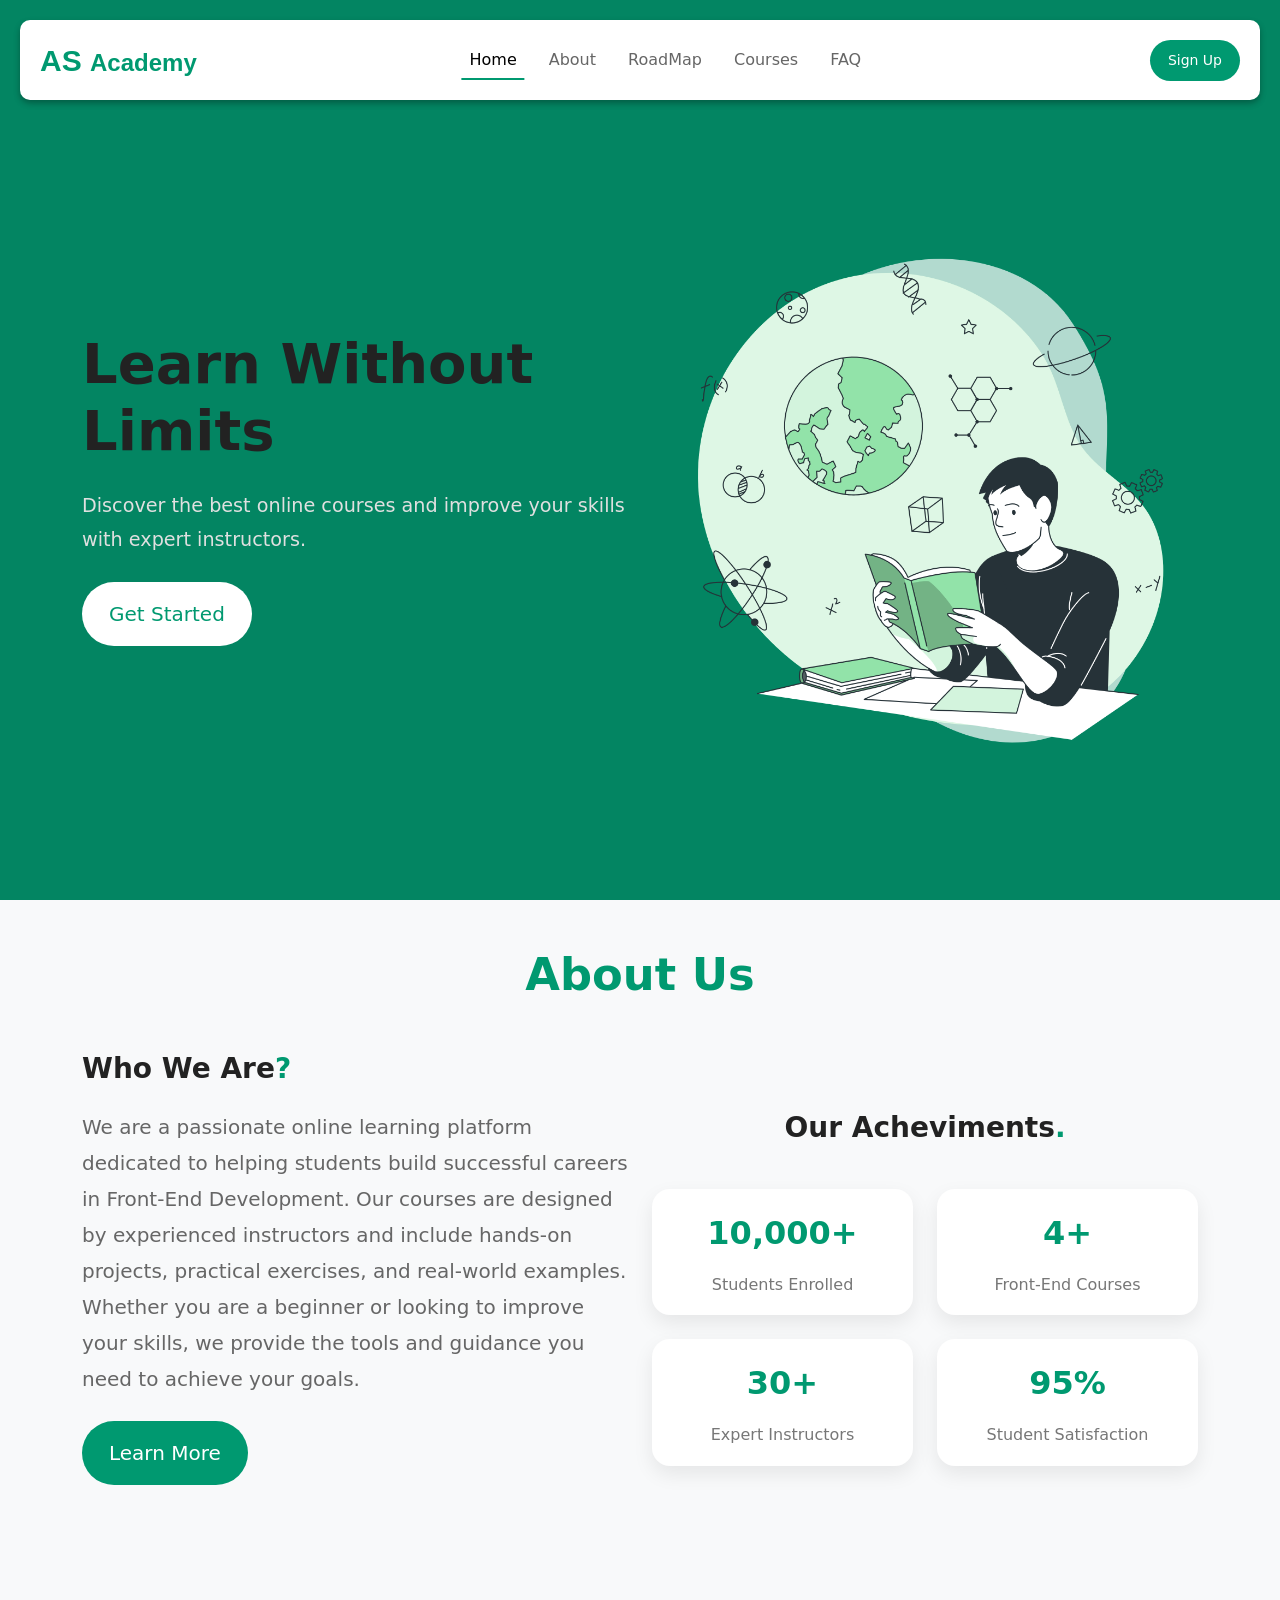
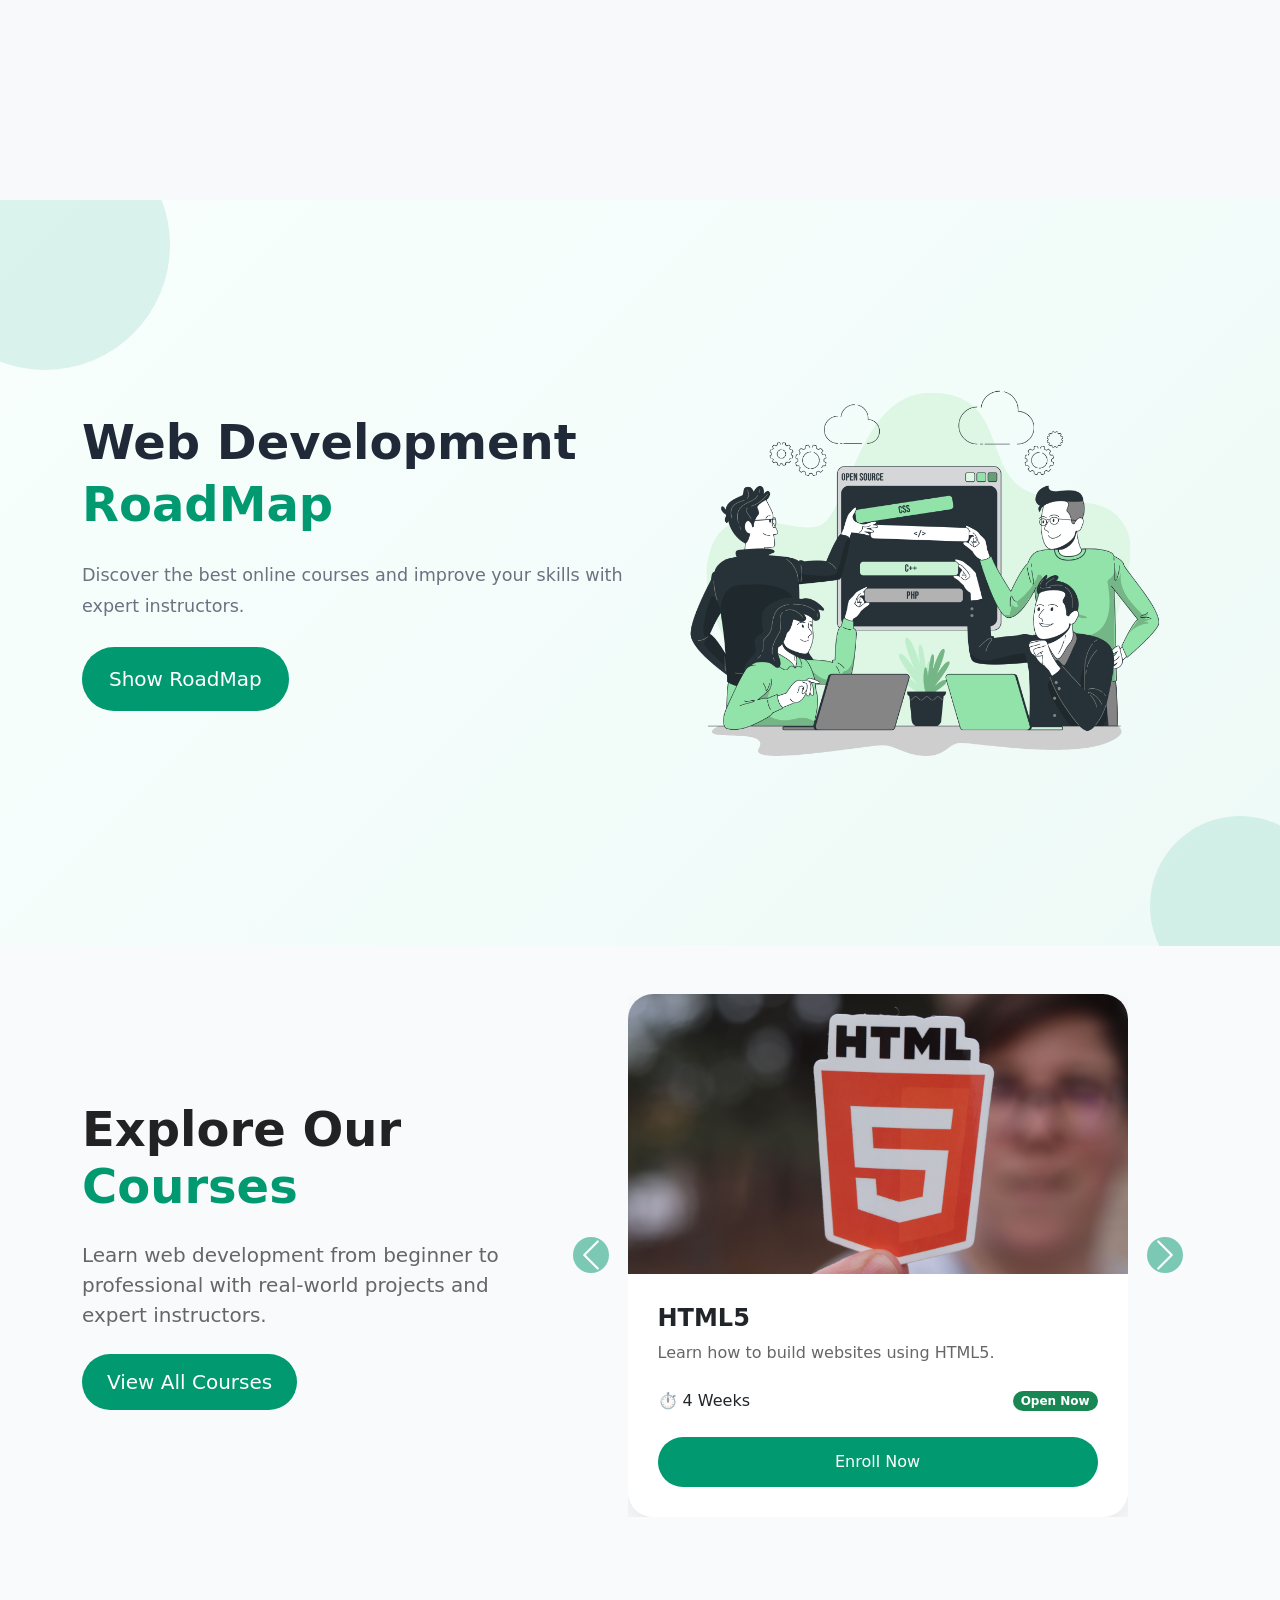
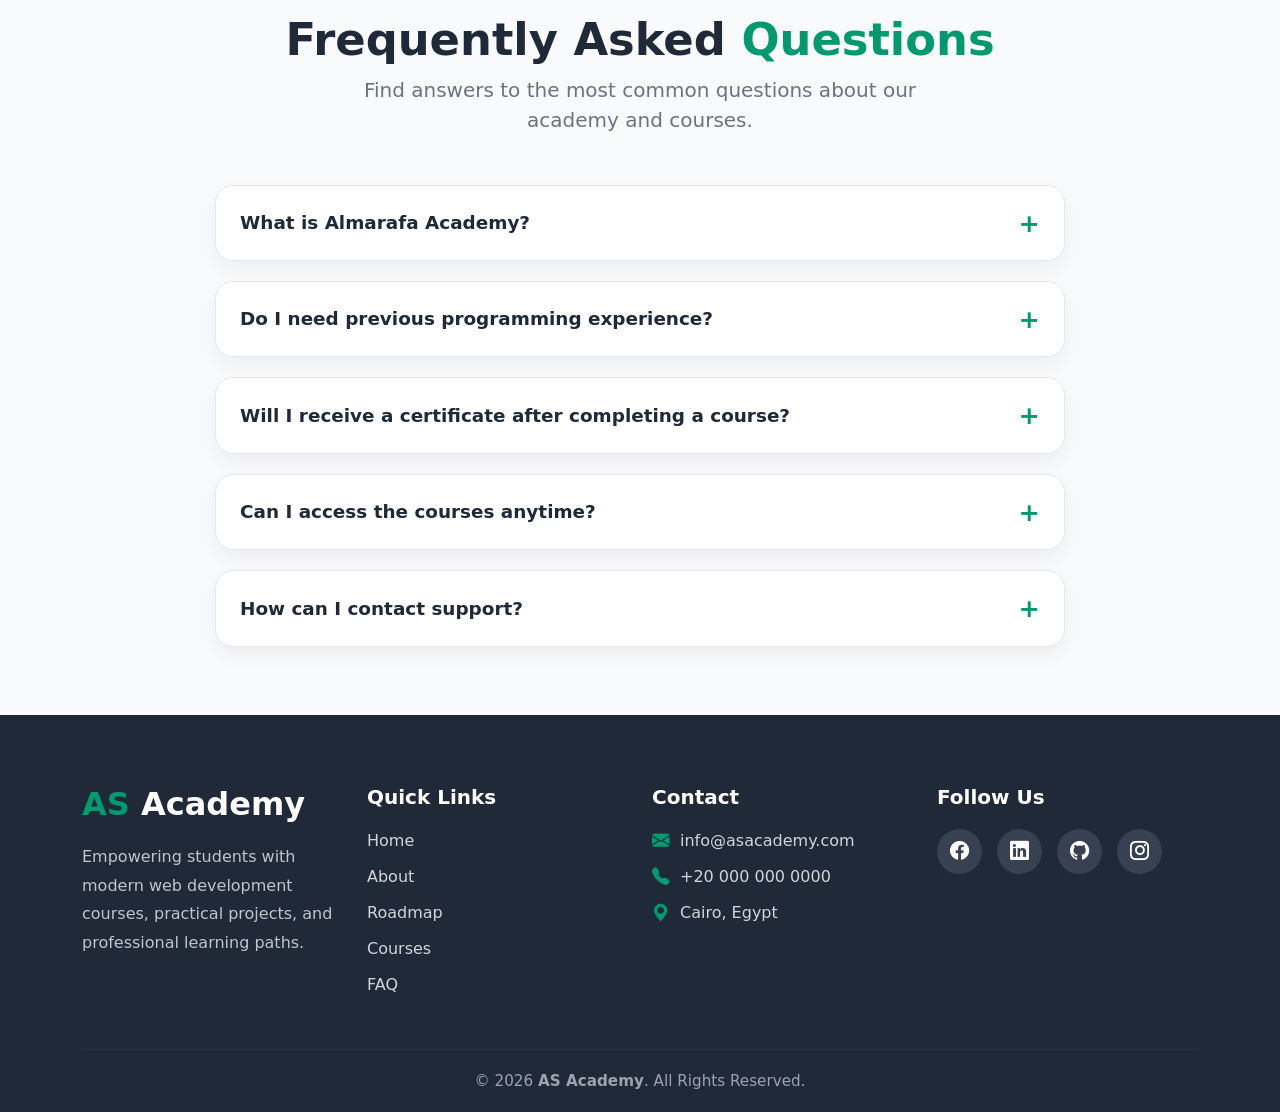
<file: index.html>
<html lang="en">
<head>
    <meta charset="UTF-8">
    <meta name="viewport" content="width=device-width, initial-scale=1.0">
    <title>Almarafa Academy</title>
    <link rel="stylesheet" href="https://cdn.jsdelivr.net/npm/bootstrap-icons@1.13.1/font/bootstrap-icons.min.css">
    <link href="https://cdn.jsdelivr.net/npm/bootstrap@5.3.8/dist/css/bootstrap.min.css" rel="stylesheet" integrity="sha384-sRIl4kxILFvY47J16cr9ZwB07vP4J8+LH7qKQnuqkuIAvNWLzeN8tE5YBujZqJLB" crossorigin="anonymous">
    <link rel="stylesheet" href="style.css">
    <link rel="shortcut icon" href="imgs/plogo.png" type="image/x-icon">
  </head>
<body>
    <!-- header section -->
<header>
<nav class="navbar navbar-expand-lg fixed-top">
  <div class="container-fluid">
    <a class="navbar-brand me-auto" href="#"><span>AS </span>Academy</a>
    <div class="offcanvas offcanvas-end" tabindex="-1" id="offcanvasNavbar" aria-labelledby="offcanvasNavbarLabel">
      <div class="offcanvas-header">
        <h5 class="offcanvas-title" id="offcanvasNavbarLabel">AS Academy</h5>
        <button type="button" class="btn-close" data-bs-dismiss="offcanvas" aria-label="Close"></button>
      </div>
      <div class="offcanvas-body">
        <ul class="navbar-nav justify-content-center flex-grow-1 pe-3">
          <li class="nav-item">
            <a class="nav-link active mx-lg-2" aria-current="page" href="#home">Home</a>
          </li>
          <li class="nav-item">
            <a class="nav-link mx-lg-2" href="#about">About</a>
          </li>
          <li class="nav-item">
            <a class="nav-link mx-lg-2" href="#roadmap">RoadMap</a>
          </li>
          <li class="nav-item">
            <a class="nav-link mx-lg-2" href="#courses">Courses</a>
          </li>
          <li class="nav-item">
            <a class="nav-link mx-lg-2" href="#faq">FAQ</a>
          </li>
        </ul>

      </div>
    </div>
    <a href="signup.html" class="signup-button">Sign Up</a>
    <button class="navbar-toggler pe-0" type="button" data-bs-toggle="offcanvas" data-bs-target="#offcanvasNavbar" aria-controls="offcanvasNavbar" aria-label="Toggle navigation">
      <span class="navbar-toggler-icon"></span>
    </button>
  </div>
</nav>
</header>
<!-- main content -->
 <!-- hero section -->
<section class="hero " id="home">
    <div class="container">
        <div class="row align-items-center gy-5">

            <!-- Text -->
            <div class=" pb-4 col-12 col-md-6 order-2 order-md-1 text-center text-md-start">

                <h1 class="display-4 fw-bold">
                    Learn Without <span>Limits</span>
                </h1>

                <p class="lead my-4">
                    Discover the best online courses and improve your skills with expert instructors.
                </p>

                <a href="#" class="btn btn-lg">
                    Get Started
                </a>

            </div>

            <!-- Image -->
            <div class="col-12 col-md-6 order-1 order-md-2 text-center">

                <img src="imgs/Learning-bro.png" class="img-fluid hero-img" alt="Hero">

            </div>

        </div>
    </div>
</section>

<!-- about section -->
<section class="about pt-5 pb-4" id="about">
      <div class="container">
          <h1 class="fw-bold col-12 text-center">About Us</h1>

        <div class="row align-items-center gy-5">

            <!-- Text -->
            <div class=" pb-4 col-12 col-md-6 order-2 order-md-1 text-center text-md-start">

                <h3 class="fw-bold">
                    Who We Are<span>?</span>
                </h3>

                <p class="lead my-4">
                    We are a passionate online learning platform dedicated to helping students build successful careers in Front-End Development. Our courses are designed by experienced instructors and include hands-on projects, practical exercises, and real-world examples. Whether you are a beginner or looking to improve your skills, we provide the tools and guidance you need to achieve your goals.
                </p>

                <a href="#" class="btn btn-primary btn-lg">
                    Learn More
                </a>

            </div>

            <!-- cards -->
            <div class="col-12 col-md-6 order-1 order-md-2">
                <div class="row g-4">
                    <div class="col-12">
                    <h3 class="fw-bold text-center pt-3">Our Acheviments<span>.</span></h3>
                    </div>

                    <div class="col-6">
                        <div class="card text-center p-3">
                            <p class="fs-2 fw-bold">10,000+</p>
                            <p>Students Enrolled</p>
                        </div>
                    </div>

                    <div class="col-6">
                        <div class="card text-center p-3">
                            <p class="fs-2 fw-bold">4+</p>
                            <p>Front-End Courses</p>
                        </div>
                    </div>

                    <div class="col-6">
                        <div class="card text-center p-3">
                            <p class="fs-2 fw-bold">30+</p>
                            <p>Expert Instructors</p>
                        </div>
                    </div>

                    <div class="col-6">
                        <div class="card text-center p-3">
                            <p class="fs-2 fw-bold">95%</p>
                            <p>Student Satisfaction</p>
                        </div>
                    </div>

                </div>
            </div>
        </div>
    </div>
</section>

<!-- RoadMap section -->
 <section class="roadmap" id="roadmap">
    <div class="container">

        <div class="row align-items-center gy-5">

            <!-- Text -->
            <div class=" pb-4 col-12 col-md-6 order-2 order-md-1 text-center text-md-start">

                <h1 class="display-4 fw-bold">
                    Web Development <span>RoadMap</span>
                </h1>

                <p class="lead my-4">
                    Discover the best online courses and improve your skills with expert instructors.
                </p>

                <a href="roadmap.html" class="btn btn-lg">
                    Show RoadMap
                </a>

            </div>

            <!-- Image -->
            <div class="col-12 col-md-6 order-1 order-md-2 text-center">

                <img src="imgs/web-dev.png" class="img-fluid hero-img" alt="Hero">

            </div>

        </div>
    </div>
 </section>

<!-- courses section -->
<section class="courses py-5" id="courses">
    <div class="container">
        <div class="row align-items-center gy-5">
            <div class="col-lg-5 text-center text-lg-start">
                <h2 class="fw-bold display-5">
                    Explore Our <span>Courses</span>
                </h2>
                <p class="lead my-4">
                    Learn web development from beginner to professional with real-world projects and expert instructors.
                </p>
                <a href="#" class="btn btn-lg enroll-btn px-4">
                    View All Courses
                </a>
            </div>
            <div class="col-lg-7">
                <div id="coursesSlider" class="carousel slide">
                    <div class="carousel-inner">
                        <!-- Card 1 -->
                        <div class="carousel-item active">
                            <div class="card course-card">
                                <img src="imgs/html.jpg" class="card-img-top">
                                <div class="card-body">
                                    <h4 class="card-title">
                                        HTML5
                                    </h4>
                                    <p class="card-text">
                                        Learn how to build websites using HTML5.
                                    </p>
                                    <div class="d-flex justify-content-between align-items-center my-4">
                                        <span>⏱ 4 Weeks</span>
                                        <span class="badge bg-success rounded-pill">
                                            Open Now
                                        </span>
                                    </div>
                                    <a href="#" class="btn enroll-btn w-100">
                                        Enroll Now
                                    </a>
                                </div>
                            </div>
                        </div>
                        <!-- Card 2 -->
                        <div class="carousel-item">
                            <div class="card course-card">
                                <img src="imgs/css.jpg" class="card-img-top">
                                <div class="card-body">
                                    <h4 class="card-title">
                                        CSS
                                    </h4>
                                    <p class="card-text">
                                        Learn how to build attractive and responsive websites.
                                    </p>
                                    <div class="d-flex justify-content-between align-items-center my-4">
                                        <span>⏱ 2 Weeks</span>
                                        <span class="badge bg-primary rounded-pill">
                                            Open Soon
                                        </span>
                                    </div>
                                    <a href="#" class="btn enroll-btn w-100">
                                        Enroll Now
                                    </a>
                                </div>
                            </div>
                        </div>
                        <!-- Card 3 -->
                        <div class="carousel-item">
                            <div class="card course-card">
                                <img src="imgs/bootstarp.png" class="card-img-top">
                                <div class="card-body">
                                    <h4 class="card-title">
                                        Bootstrap
                                    </h4>
                                    <p class="card-text">
                                        Build responsive layouts quickly using Bootstrap 5.
                                    </p>
                                    <div class="d-flex justify-content-between align-items-center my-4">
                                        <span>⏱ 4 Weeks</span>
                                        <span class="badge bg-warning text-dark rounded-pill">
                                            Coming Soon
                                        </span>
                                    </div>
                                    <a href="#" class="btn enroll-btn w-100">
                                        Enroll Now
                                    </a>
                                </div>
                            </div>
                        </div>
                        <div class="carousel-item">
                            <div class="card course-card">
                                <img src="imgs/javascript.jpg" class="card-img-top">
                                <div class="card-body">
                                    <h4 class="card-title">
                                        JavaScript
                                    </h4>
                                    <p class="card-text">
                                        Add interactivity and dynamic behavior to your websites.
                                    </p>
                                    <div class="d-flex justify-content-between align-items-center my-4">
                                        <span>⏱ 10 Weeks</span>
                                        <span class="badge bg-warning text-dark rounded-pill">
                                            Coming Soon
                                        </span>
                                    </div>
                                    <a href="#" class="btn enroll-btn w-100">
                                        Enroll Now
                                    </a>
                                </div>
                            </div>
                        </div>
                    </div>
                    <!-- Controls -->
                    <button class="carousel-control-prev"
                        type="button"
                        data-bs-target="#coursesSlider"
                        data-bs-slide="prev">
                        <span class="carousel-control-prev-icon"></span>
                    </button>
                    <button class="carousel-control-next"
                        type="button"
                        data-bs-target="#coursesSlider"
                        data-bs-slide="next">
                        <span class="carousel-control-next-icon"></span>
                    </button>
                </div>
            </div>
        </div>
    </div>
</section>

<!-- FAQ section -->
<section class="faq py-5" id="faq">
    <div class="container">
        <div class="text-center mb-5">
            <h2 class="fw-bold">
                Frequently Asked <span>Questions</span>
            </h2>
            <p class="lead">
                Find answers to the most common questions about our academy and courses.
            </p>
        </div>
        <div class="faq-container">
            <details>
                <summary>
                    What is Almarafa Academy?
                </summary>
                <p>
                    Almarafa Academy is an online learning platform that helps students
                    learn programming through practical courses and real projects.
                </p>
            </details>
            <details>
                <summary>
                    Do I need previous programming experience?
                </summary>
                <p>
                    No. Our beginner courses start from the basics and guide you step by step.
                </p>
            </details>
            <details>
                <summary>
                    Will I receive a certificate after completing a course?
                </summary>
                <p>
                    Yes. You will receive a certificate of completion after finishing all lessons and assignments.
                </p>
            </details>
            <details>
                <summary>
                    Can I access the courses anytime?
                </summary>
                <p>
                    Yes. Once you enroll, you can access the course content anytime from any device.
                </p>
            </details>
            <details>
                <summary>
                    How can I contact support?
                </summary>
                <p>
                    You can contact our support team via email or through the Contact Us page.
                </p>
            </details>
        </div>
    </div>
</section>

<!-- footer sectiion -->
<footer class="footer">
    <div class="container">
        <div class="row gy-5">
            <div class="col-12 col-md-6 col-lg-3">
                <h3 class="logo">
                    <span>AS</span> Academy
                </h3>
                <p>
                    Empowering students with modern web development courses,
                    practical projects, and professional learning paths.
                </p>
            </div>
            <div class="col-12 col-md-6 col-lg-3">
                <h5>Quick Links</h5>
                <ul class="list-unstyled">
                    <li><a href="#home">Home</a></li>
                    <li><a href="#about">About</a></li>
                    <li><a href="#roadmap">Roadmap</a></li>
                    <li><a href="#courses">Courses</a></li>
                    <li><a href="#faq">FAQ</a></li>
                </ul>
            </div>
            <div class="col-12 col-md-6 col-lg-3">
                <h5>Contact</h5>
                <ul class="list-unstyled contact">
                    <li>
                        <i class="bi bi-envelope-fill"></i>
                        info@asacademy.com
                    </li>
                    <li>
                        <i class="bi bi-telephone-fill"></i>
                        +20 000 000 0000
                    </li>
                    <li>
                        <i class="bi bi-geo-alt-fill"></i>
                        Cairo, Egypt
                    </li>
                </ul>
            </div>
            <div class="col-12 col-md-6 col-lg-3">
                <h5>Follow Us</h5>
                <div class="social-icons">
                    <a href="#"><i class="bi bi-facebook"></i></a>
                    <a href="#"><i class="bi bi-linkedin"></i></a>
                    <a href="#"><i class="bi bi-github"></i></a>
                    <a href="#"><i class="bi bi-instagram"></i></a>
                </div>
            </div>
        </div>
        <hr>
        <div class="copyright text-center">
            © 2026 <strong>AS Academy</strong>. All Rights Reserved.
        </div>
    </div>
</footer>



<script src="https://cdn.jsdelivr.net/npm/bootstrap@5.3.8/dist/js/bootstrap.bundle.min.js" integrity="sha384-FKyoEForCGlyvwx9Hj09JcYn3nv7wiPVlz7YYwJrWVcXK/BmnVDxM+D2scQbITxI" crossorigin="anonymous"></script>
<script src="app.js"></script>
</body>
</html>
</file>
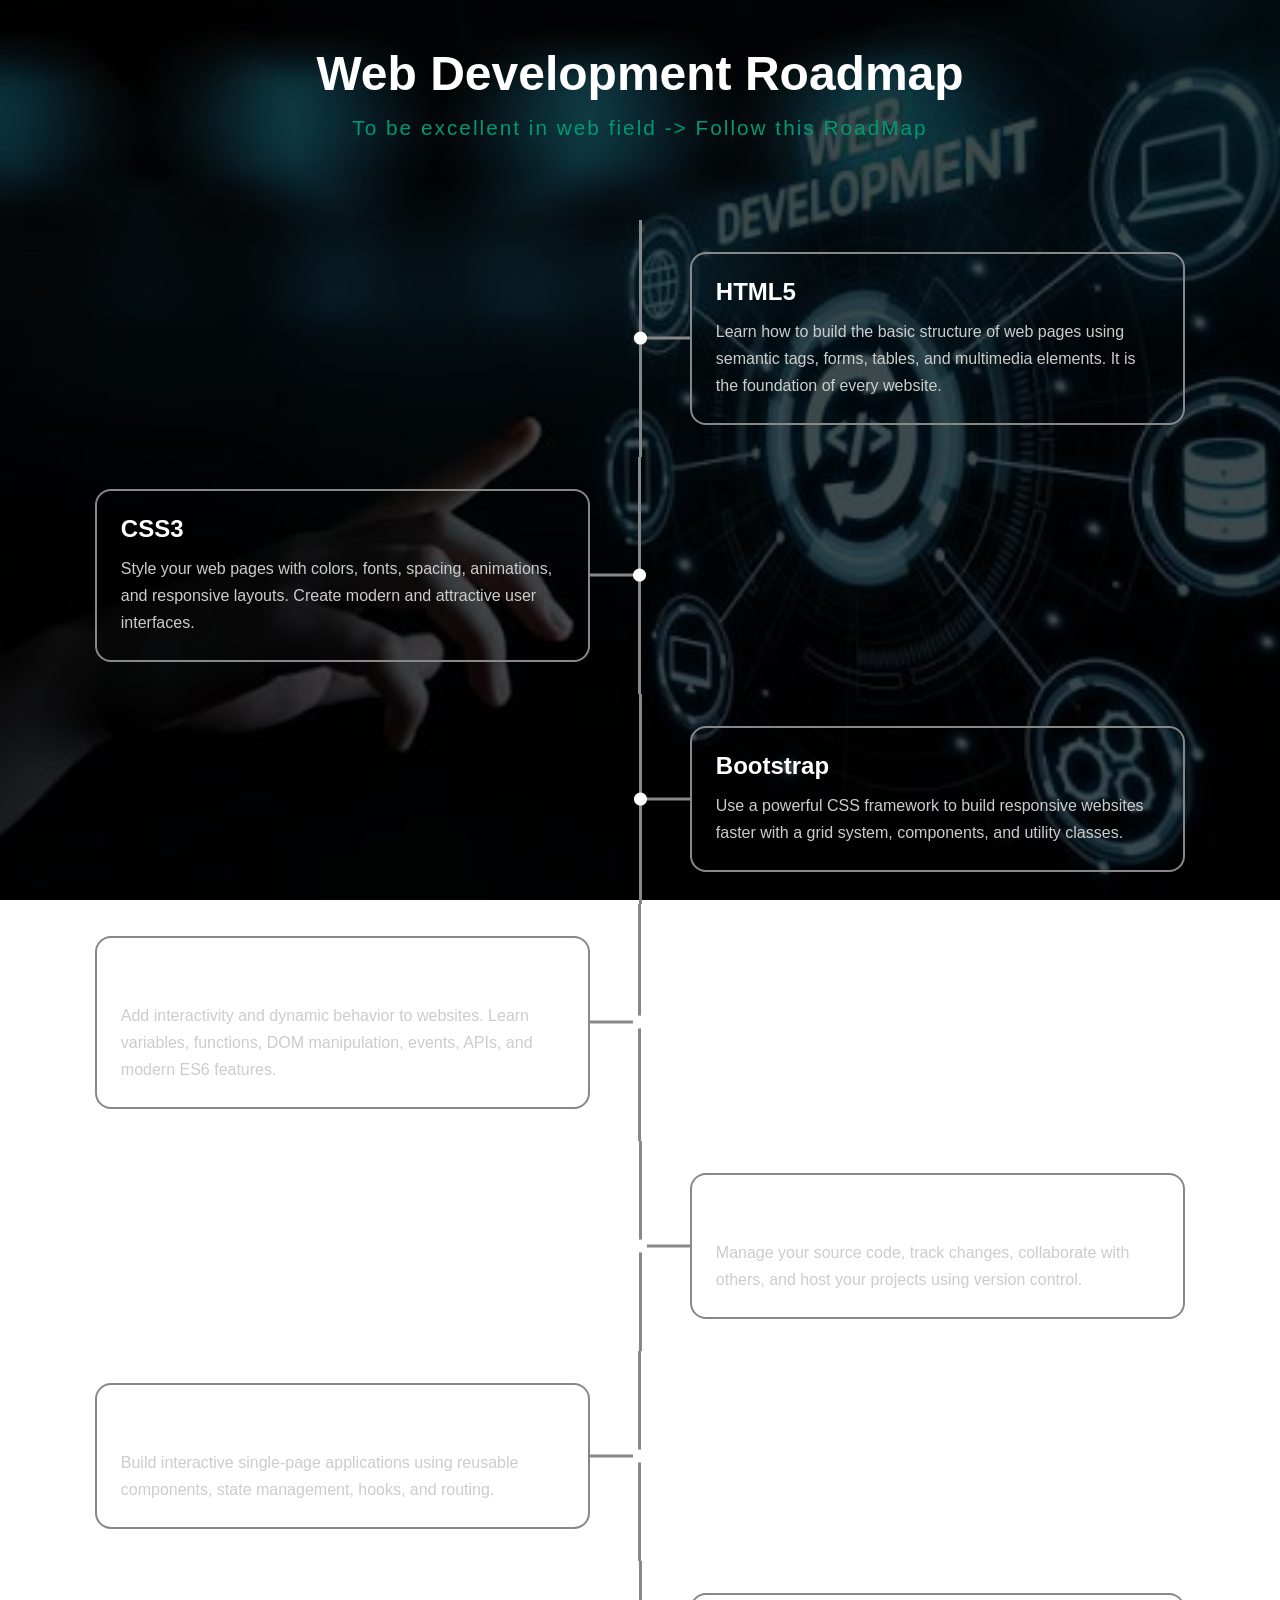
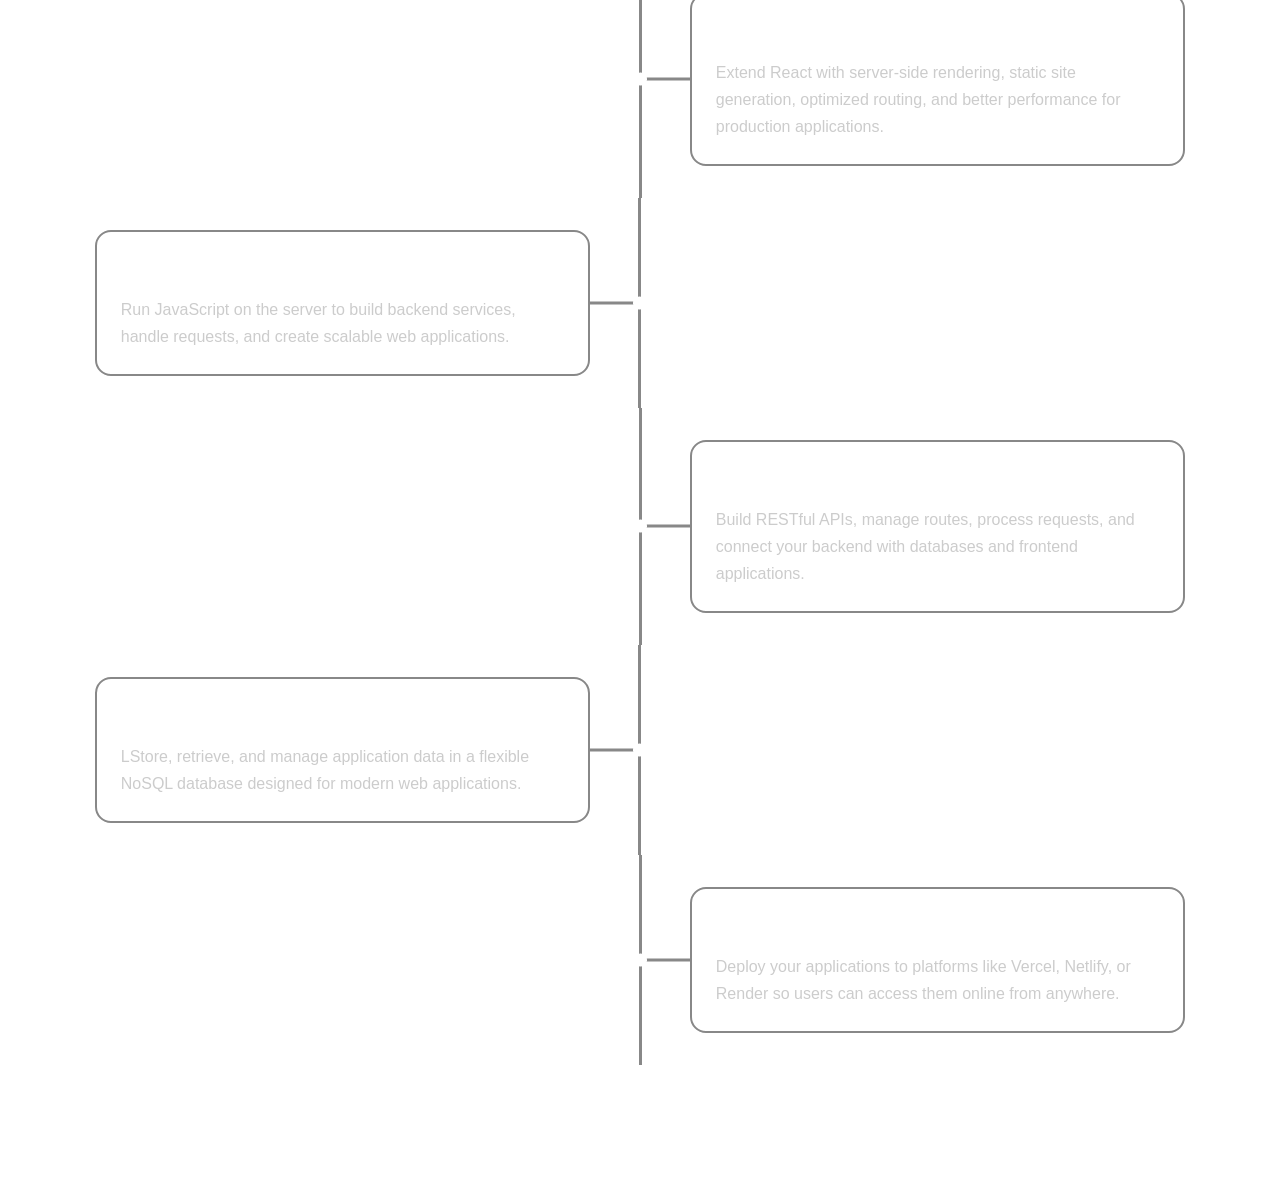
<file: roadmap.html>
<html lang="en">
<head>
    <meta charset="UTF-8">
    <meta name="viewport" content="width=device-width, initial-scale=1.0">
    <title>Web Development | RoadMap</title>
    <link rel="stylesheet" href="roadmap.css">
    <link rel="shortcut icon" href="imgs/plogo.png" type="image/x-icon">
</head>
<body>
  <div class="title">
    <h1>Web Development Roadmap</h1>
    <p>To be excellent in web field -> Follow this RoadMap</p>
  </div>
  <div class="timeline">

    <div class="checkpoint">
      <div>
        <h2>HTML5</h2>
        <p>Learn how to build the basic structure of web pages using semantic tags, forms, tables, and multimedia elements. It is the foundation of every website.</p>
      </div>
    </div>
        <div class="checkpoint">
      <div>
        <h2>CSS3</h2>
        <p>Style your web pages with colors, fonts, spacing, animations, and responsive layouts. Create modern and attractive user interfaces.</p>
      </div>
    </div>
        <div class="checkpoint">
      <div>
        <h2>Bootstrap</h2>
        <p>Use a powerful CSS framework to build responsive websites faster with a grid system, components, and utility classes.</p>
      </div>
    </div>
        <div class="checkpoint">
      <div>
        <h2>JavaScript</h2>
        <p>Add interactivity and dynamic behavior to websites. Learn variables, functions, DOM manipulation, events, APIs, and modern ES6 features.</p>
      </div>
    </div>
        <div class="checkpoint">
      <div>
        <h2>Git & GitHub</h2>
        <p>Manage your source code, track changes, collaborate with others, and host your projects using version control.</p>
      </div>
    </div>
        <div class="checkpoint">
      <div>
        <h2>React.js</h2>
        <p>Build interactive single-page applications using reusable components, state management, hooks, and routing.</p>
      </div>
    </div>
        <div class="checkpoint">
      <div>
        <h2>Next.js</h2>
        <p>Extend React with server-side rendering, static site generation, optimized routing, and better performance for production applications.</p>
      </div>
    </div>
        <div class="checkpoint">
      <div>
        <h2>Node.js</h2>
        <p>Run JavaScript on the server to build backend services, handle requests, and create scalable web applications.</p>
      </div>
    </div>
        <div class="checkpoint">
      <div>
        <h2>Express.js</h2>
        <p>Build RESTful APIs, manage routes, process requests, and connect your backend with databases and frontend applications.</p>
      </div>
    </div>
        <div class="checkpoint">
      <div>
        <h2>MongoDB</h2>
        <p>LStore, retrieve, and manage application data in a flexible NoSQL database designed for modern web applications.</p>
      </div>
    </div>
    <div class="checkpoint">
      <div>
        <h2>Deployment</h2>
        <p>Deploy your applications to platforms like Vercel, Netlify, or Render so users can access them online from anywhere.</p>
      </div>
    </div>
  </div>
</body>
</html>
</file>
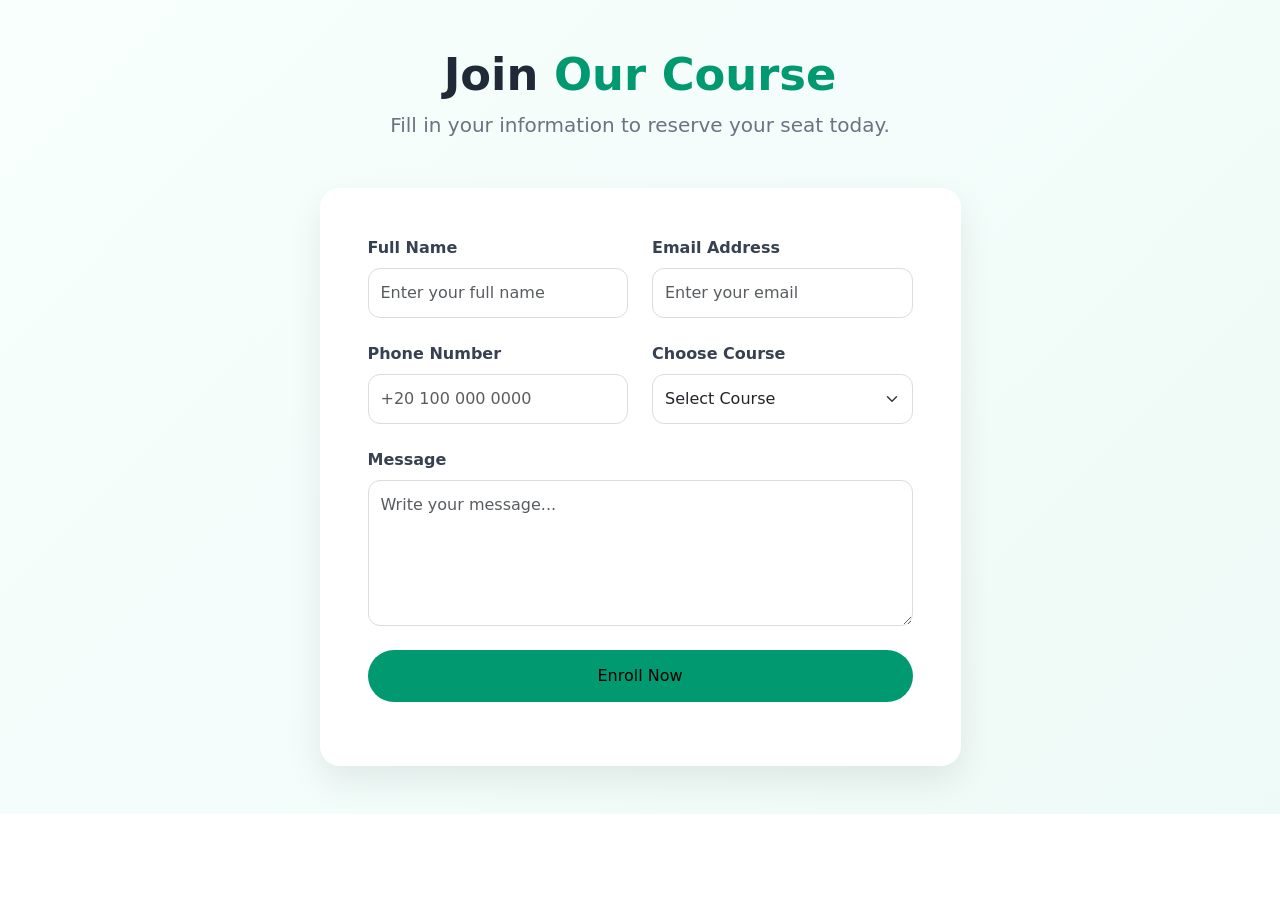
<file: signup.html>
<html lang="en">
<head>
    <meta charset="UTF-8">
    <meta name="viewport" content="width=device-width, initial-scale=1.0">
    <title>AS Academy | Sign Up</title>
    <link href="https://cdn.jsdelivr.net/npm/bootstrap@5.3.8/dist/css/bootstrap.min.css" rel="stylesheet" integrity="sha384-sRIl4kxILFvY47J16cr9ZwB07vP4J8+LH7qKQnuqkuIAvNWLzeN8tE5YBujZqJLB" crossorigin="anonymous">
    <link rel="stylesheet" href="signup.css">
    <link rel="shortcut icon" href="imgs/plogo.png" type="image/x-icon">

</head>
<body>
<section class="signup py-5">
    <div class="container">
        <div class="text-center mb-5">
            <h2 class="fw-bold">Join <span>Our Course</span></h2>
            <p class="lead">Fill in your information to reserve your seat today.</p>
        </div>

        <div class="row justify-content-center">
            <div class="col-lg-8 col-xl-7">
                <div class="card signup-card">
                    <div class="card-body p-4 p-lg-5">
                        <form class="row g-4">
                            <div class="col-md-6">
                                <label class="form-label">Full Name</label>
                                <input type="text" class="form-control" placeholder="Enter your full name" required>
                            </div>
                            <div class="col-md-6">
                                <label class="form-label">Email Address</label>
                                <input type="email" class="form-control" placeholder="Enter your email" required>
                            </div>
                            <div class="col-md-6">
                                <label class="form-label">Phone Number</label>
                                <input type="tel" class="form-control" placeholder="+20 100 000 0000" required>
                            </div>
                            <div class="col-md-6">
                                <label class="form-label">Choose Course</label>
                                <select class="form-select" required>
                                    <option selected disabled>Select Course</option>
                                    <option>HTML & CSS</option>
                                    <option>Bootstrap</option>
                                    <option>JavaScript</option>
                                    <option>React</option>
                                </select>
                            </div>
                            <div class="col-12">
                                <label class="form-label">Message</label>
                                <textarea class="form-control"rows="5"placeholder="Write your message..."></textarea>
                            </div>
                            <div class="col-12">
                                <button class="btn signup-btn w-100">Enroll Now</button>
                            </div>
                        </form>
                    </div>
                </div>
            </div>
        </div>
    </div>

</section>
</section>
<script src="https://cdn.jsdelivr.net/npm/bootstrap@5.3.8/dist/js/bootstrap.bundle.min.js" integrity="sha384-FKyoEForCGlyvwx9Hj09JcYn3nv7wiPVlz7YYwJrWVcXK/BmnVDxM+D2scQbITxI" crossorigin="anonymous"></script>
</body>
</html>
</file>
<file: style.css>
:root{
    --buttoncolor:#009970;
    --bg:#038562;
    --font1color:#fff;
}

*{
    margin: 0;
    box-sizing: border-box;
}
/* nav bar custom style */
.navbar{
    background-color: var(--font1color);
    height: 80px;
    margin: 20px;
    border-radius: 10px;
    padding: .5rem;
    box-shadow:0 .2rem .4rem rgba(0,0,0,.3);
}
.navbar-brand{
    font-weight: 700;
    color: var(--buttoncolor);
    font-size: 24px;
    transition: .3s ease color;
    font-family: sans-serif;
}
.navbar-brand span{
    font-size: 30px;
}
.signup-button{
    background-color: var(--buttoncolor);
    color: var(--font1color);
    font-size: 14px;
    padding: 10px 18px;
    border-radius: 50px;
    text-decoration: none;
    transition: .3s ease backgroundcolor;
}
.signup-button:hover{
    background-color: #00b383;
}
.navbar-toggler{
    border: none;
    font-size: 1.25rem;
}
.navbar-toggler:focus, .btn-close:focus {
    box-shadow: none;
    outline: none;
}
.nav-link{
    color: #666;
    font-weight: 500;
    position: relative;
}

.nav-link:hover, .active{
    color: #000;
}
@media(min-width:991px){
    .nav-link::before{
        content: "";
        position: absolute;
        bottom: 0;
        left: 50%;
        transform: translateX(-50%);
        width: 0;
        height: 2px;
        background-color: var(--buttoncolor);
        visibility: hidden;
        transition: .3s ease-in-out;
    }
    .nav-link:hover::before , .nav-link.active::before{
        width: 100%;
        visibility: visible;
    }
}

/* hero section */
.hero{
    background-color: var(--bg);
    width: 100%;
    min-height: 100vh;
    display: flex;
    align-items: center;
    padding-top: 100px; /* حتى لا يختفي خلف الـ Navbar */
}

.hero h1{
    font-size: 3.5rem;
    font-weight: 700;
    color: #222;
}

.hero p{
    color: #e0e0e0;
    font-size: 1.2rem;
    line-height: 1.8;
}

.hero .btn{
    padding: 12px 35px;
    background-color: var(--font1color);
    color: var(--buttoncolor);
    padding: 15px 25px;
    border-radius: 50px;
    border: 2px solid transparent;
    transition: .5s ease;
}
.hero .btn:hover{
    border: 2px solid black;
    transform: scale(1.1);
}
.hero img{
    max-width: 100%;
    animation: float 3s ease-in-out infinite;
}

@keyframes float{
    0%{
        transform: translateY(0);
    }
    50%{
        transform: translateY(-8px);
    }
    100%{
        transform: translateY(0);
    }
}

/* about section */
.about{
    background: #f8f9fa;
    padding: 80px 0;
    min-height:100vh;
}

.about h1{
    font-size: 2.8rem;
    color: var(--buttoncolor);
    margin-bottom: 50px;
}

.about h3{
    color: #222;
    margin-bottom: 20px;
}

.about h3 span{
    color: var(--buttoncolor);
}

.about p{
    color: #666;
    line-height: 1.8;
}

.about .btn,.roadmap .btn{
    padding: 12px 35px;
    background-color: var(--buttoncolor);
    color: var(--font1color);
    padding: 15px 25px;
    border-radius: 50px;
    border: 2px solid transparent;
    transition: .5s ease;
}
.about .btn:hover,.roadmap .btn:hover,.enroll-btn:hover{
    border: 2px solid var(--buttoncolor);
    transform: scale(1.1);
    background-color: var(--font1color);
    color: #000;
    box-shadow: 0 10px 25px rgba(0, 153, 112, .3);
}
/* Cards */

.about .card{
    border: none;
    border-radius: 18px;
    box-shadow: 0 8px 20px rgba(0,0,0,.08);
    transition: .3s;
    height: 100%;
}

.about .card:hover{
    transform: translateY(-8px);
    box-shadow: 0 15px 30px rgba(0,0,0,.15);
}

.about .card p:first-child{
    font-size: 2.2rem;
    font-weight: bold;
    color: var(--buttoncolor);
    margin-bottom: 8px;
}

.about .card p:last-child{
    color: #777;
    margin-bottom: 0;
    font-size: 1rem;
}
/* roadmap section */

.roadmap{
    position: relative;
    overflow: hidden;
    padding: 100px 0;
    background: linear-gradient(135deg, #f8fffd, #eefaf7);
}

.roadmap::before,
.roadmap::after{
    content: "";
    position: absolute;
    border-radius: 50%;
    background: rgba(0, 153, 112, 0.12);
    animation: float 8s ease-in-out infinite;
}

.roadmap::before{
    width: 250px;
    height: 250px;
    top: -80px;
    left: -80px;
}

.roadmap::after{
    width: 180px;
    height: 180px;
    bottom: -50px;
    right: -50px;
    animation-delay: 3s;
}


.roadmap h1{
    color: #1f2937;
    font-size: 3rem;
    line-height: 1.3;
}

.roadmap h1 span{
    color: var(--buttoncolor);
}

.roadmap p{
    color: #6b7280;
    font-size: 1.1rem;
    line-height: 1.8;
}

.roadmap img{
    max-width: 100%;
    animation: floating 4s ease-in-out infinite;
}

/* Animations */

@keyframes floating{
    0%,100%{
        transform: translateY(0);
    }

    50%{
        transform: translateY(-12px);
    }
}

@keyframes float{
    0%,100%{
        transform: translateY(0);
    }

    50%{
        transform: translateY(30px);
    }
}

/* courses section */
.courses{
    padding:100px 0;
    background:#f8fafc;
}

.courses h2{
    color:#222;
}

.courses h2 span{
    color:var(--buttoncolor);
}

.courses p{
    color:#666;
}

.course-card{
    border:none;
    border-radius:25px;
    overflow:hidden;
    box-shadow:0 15px 35px rgba(0,0,0,.08);
    transition:.4s;
}

.course-card:hover{
    transform:scale(1.03);
    box-shadow:0 20px 40px rgba(0,0,0,.15);
}

.course-card img{
    height:280px;
    object-fit:cover;
}

.course-card .card-body{
    padding:30px;
}

.card-title{
    font-weight:700;
}

.card-text{
    color:#666;
}

.enroll-btn{
    background:var(--buttoncolor);
    color:#fff;
    border-radius:50px;
    padding:12px;
    transition:.3s;
}

#coursesSlider{
    max-width:500px;
    margin:auto;
}

.carousel-control-prev,
.carousel-control-next{
    width:auto;
}

.carousel-control-prev{
    left:-55px;
}

.carousel-control-next{
    right:-55px;
}

.carousel-control-prev-icon,
.carousel-control-next-icon{
    background-color:var(--buttoncolor);
    border-radius:50%;
    padding:18px;
}


@media(max-width:991px){

    .courses{
        text-align:center;
    }

    #coursesSlider{
        margin-top:30px;
    }

    .carousel-control-prev{
        left:10px;
    }

    .carousel-control-next{
        right:10px;
    }

}

@media(max-width:576px){

    .course-card img{
        height:220px;
    }

    .course-card .card-body{
        padding:20px;
    }

    .courses h2{
        font-size:2rem;
    }

}


/* FAQ section */

.faq{
    padding:100px 0;
    background:#f8fafc;
}

.faq h2{
    font-size:2.8rem;
    color:#1f2937;
}

.faq h2 span{
    color:var(--buttoncolor);
}

.faq .lead{
    color:#6b7280;
    max-width:650px;
    margin:auto;
}

.faq-container{
    max-width:850px;
    margin:50px auto 0;
}


.faq details{
    background:#fff;
    border:1px solid #e5e7eb;
    border-radius:18px;
    margin-bottom:20px;
    padding:18px 24px;
    transition:.3s;
    box-shadow:0 8px 20px rgba(0,0,0,.05);
}

.faq details:hover{
    transform:translateY(-4px);
    box-shadow: 0 10px 25px rgba(0, 153, 112, .3);
}


.faq summary{
    list-style:none;
    cursor:pointer;
    font-size:1.15rem;
    font-weight:600;
    color:#1f2937;
    display:flex;
    justify-content:space-between;
    align-items:center;
}

.faq summary::-webkit-details-marker{
    display:none;
}

.faq summary::after{
    content:"+";
    font-size:1.6rem;
    color:var(--buttoncolor);
    transition:.3s;
}

.faq details[open] summary::after{
    content:"×";
    transform:rotate(180deg);
}


.faq details p{
    margin-top:18px;
    line-height:1.8;
    color:#6b7280;
    animation:fade .3s ease;
}

@keyframes fade{

    from{
        opacity:0;
        transform:translateY(-8px);
    }

    to{
        opacity:1;
        transform:translateY(0);
    }

}

@media(max-width:768px){

    .faq{
        padding:70px 0;
    }

    .faq h2{
        font-size:2rem;
    }

    .faq summary{
        font-size:1rem;
    }

    .faq details{
        padding:16px 18px;
    }

}

/* footer section */

.footer{
    background:#1f2937;
    color:#d1d5db;
    padding:70px 0 20px;
}

.footer .logo{
    font-size:2rem;
    font-weight:700;
    color:#fff;
    margin-bottom:20px;
}

.footer .logo span{
    color:var(--buttoncolor);
}

.footer h5{
    color:#fff;
    margin-bottom:20px;
    font-weight:600;
}

.footer p{
    line-height:1.8;
    color:#bfc5cc;
}


.footer ul{
    padding:0;
    margin:0;
}

.footer ul li{
    margin-bottom:12px;
}

.footer a{
    color:#d1d5db;
    text-decoration:none;
    transition:.3s;
}

.footer a:hover{
    color:var(--buttoncolor);
    padding-left:8px;
}


.contact li{
    display:flex;
    align-items:center;
    gap:10px;
    margin-bottom:15px;
}

.contact i{
    color:var(--buttoncolor);
    font-size:1.1rem;
}
.social-icons{
    display:flex;
    gap:15px;
}

.social-icons a{
    width:45px;
    height:45px;
    display:flex;
    justify-content:center;
    align-items:center;
    background:#374151;
    border-radius:50%;
    color:#fff;
    font-size:1.2rem;
    transition:.3s;
}

.social-icons a:hover{
    background:var(--buttoncolor);
    transform:translateY(-5px);
    color:#fff;
}

.footer hr{
    border-color:rgba(255,255,255,.15);
    margin:40px 0 20px;
}

.copyright{
    color:#9ca3af;
    font-size:.95rem;
}

@media(max-width:991px){

    .footer{
        text-align:center;
    }

    .contact li{
        justify-content:center;
    }

    .social-icons{
        justify-content:center;
    }

}

@media(max-width:576px){

    .footer{
        padding:50px 0 20px;
    }

    .footer .logo{
        font-size:1.7rem;
    }

    .footer h5{
        margin-top:15px;
    }

}
</file>
<file: roadmap.css>
:root{
    --g-color:#009970 ;
    --p-color:#888;
}
body{
    margin: 0;
    font-family: sans-serif;
    background: url(imgs/bg-roodmap.jfif) no-repeat center fixed;
    background-size: cover;
    color: #fff;
    padding: 2em;
}

body::before{
    content: "";
    background: rgba(0,0,0,.7);
    position: absolute;
    top: 0;left: 0;
    width: 100%;
    height: 100%;
    z-index: -1;
    position: fixed;
}
*{
    margin: 0;
    padding: 0;
}

h1{
    margin: 0.3em;
    font-size: 3em;
}
h2{
    margin-bottom: 0.5em;
}
.title{
    text-align: center;
}
.title p{
    color: var(--g-color);
    font-size: 1.3em;
    letter-spacing: 2px;
}
.timeline{
    margin: 5em auto;
    max-width: 34.15em;
}
.checkpoint{
    max-width: 34em;
    padding-top: 2em;
    padding-bottom: 2em;
    position: relative;
}
.checkpoint div {
    border: 2px solid var(--p-color);
    border-radius: 1em;
    padding: 1.5em;
}
.checkpoint p{
    line-height: 27px;
    color: #ccc;
}
.checkpoint:nth-child(odd){
    border-left: 3px solid var(--p-color);
    padding-left: 3em;
    transform: translateX(17em);
}
.checkpoint:nth-child(even){
    border-right: 3px solid var(--p-color);
    padding-right: 3em;
    transform: translateX(-17em);
}
.checkpoint:nth-child(odd)::before,
.checkpoint:nth-child(even)::before{
    content: "";
    background: var(--p-color);
    width: 3em;
    height: 3px;
    position: absolute;
    top: 50%;
    transform: translateY(-50%);
}
.checkpoint:nth-child(odd)::before{
    left: 0;
}
.checkpoint:nth-child(even)::before{
    right: 0;
}
.checkpoint:nth-child(odd) div::before,
.checkpoint:nth-child(even) div::before{
    content: "";
    background: #fff;
    box-shadow: 0 0 .5em var(--g-color)c;
    width: 0.8em;
    height: 0.8em;
    position: absolute;
    top: 50%;
    transform: translateY(-50%);
    border-radius: 50%;
}
.checkpoint:nth-child(odd) div::before{
    left: -.5em;
}
.checkpoint:nth-child(even) div::before{
    right: -.5em;
}
@media screen and (max-width:1150px){
    .timeline{
        width: 80vw;
    }
    .timeline .checkpoint{
        width: 100%;
        transform: none;
        padding-left: 0;
        padding-right: 0;
        border: none;
    }
    .timeline .checkpoint::before{
        width: 3px;
        height: 4em;
        top: -2em;
        left: 50%;
        transform: translateX(-50%);
    }
    .timeline .checkpoint div::before{
        top: -0.5em;
        left: 50%;
        transform: translateX(-50%);
    }
}
</file>
<file: signup.css>
:root{
    --buttoncolor:#009970;
    --bg:#038562;
    --font1color:#fff;
}

.signup{
    padding:100px 0;
    background:linear-gradient(135deg,#f8fffd,#eefaf7);
}
.signup h2{
    font-size:2.8rem;
    color:#1f2937;
}

.signup h2 span{
    color:var(--buttoncolor);
}

.signup p{
    color:#6b7280;
    max-width:650px;
    margin:auto;
}
.signup-card{
    border:none;
    border-radius:20px;
    box-shadow:0 15px 35px rgba(0,0,0,.08);
    transition:.3s;
}

.signup-card:hover{
    transform:translateY(-5px);
    box-shadow:0 0 0 .2rem rgba(0,153,112,.2);
}
.form-control,
.form-select{
    padding:12px;
    border-radius:12px;
    border:1px solid #dcdcdc;
}

.form-control:focus,
.form-select:focus{
    border-color:var(--buttoncolor);
    box-shadow:0 0 0 .2rem rgba(0,153,112,.2);
}

.form-label{
    font-weight:600;
    color:#374151;
}

.signup-btn{
    background:var(--buttoncolor);
    color:#000000;
    border:none;
    border-radius:50px;
    padding:14px;
    transition:.3s;
}

.signup-btn:hover{
    background:var(--bg);
    transform:translateY(-3px);
    box-shadow: 0 10px 25px rgba(0, 153, 112, .3);
}

@media(max-width:768px){

    .signup{
        padding:70px 0;
    }

    .signup h2{
        font-size:2rem;
    }

    .signup-card{
        margin:0 10px;
    }

}
</file>
